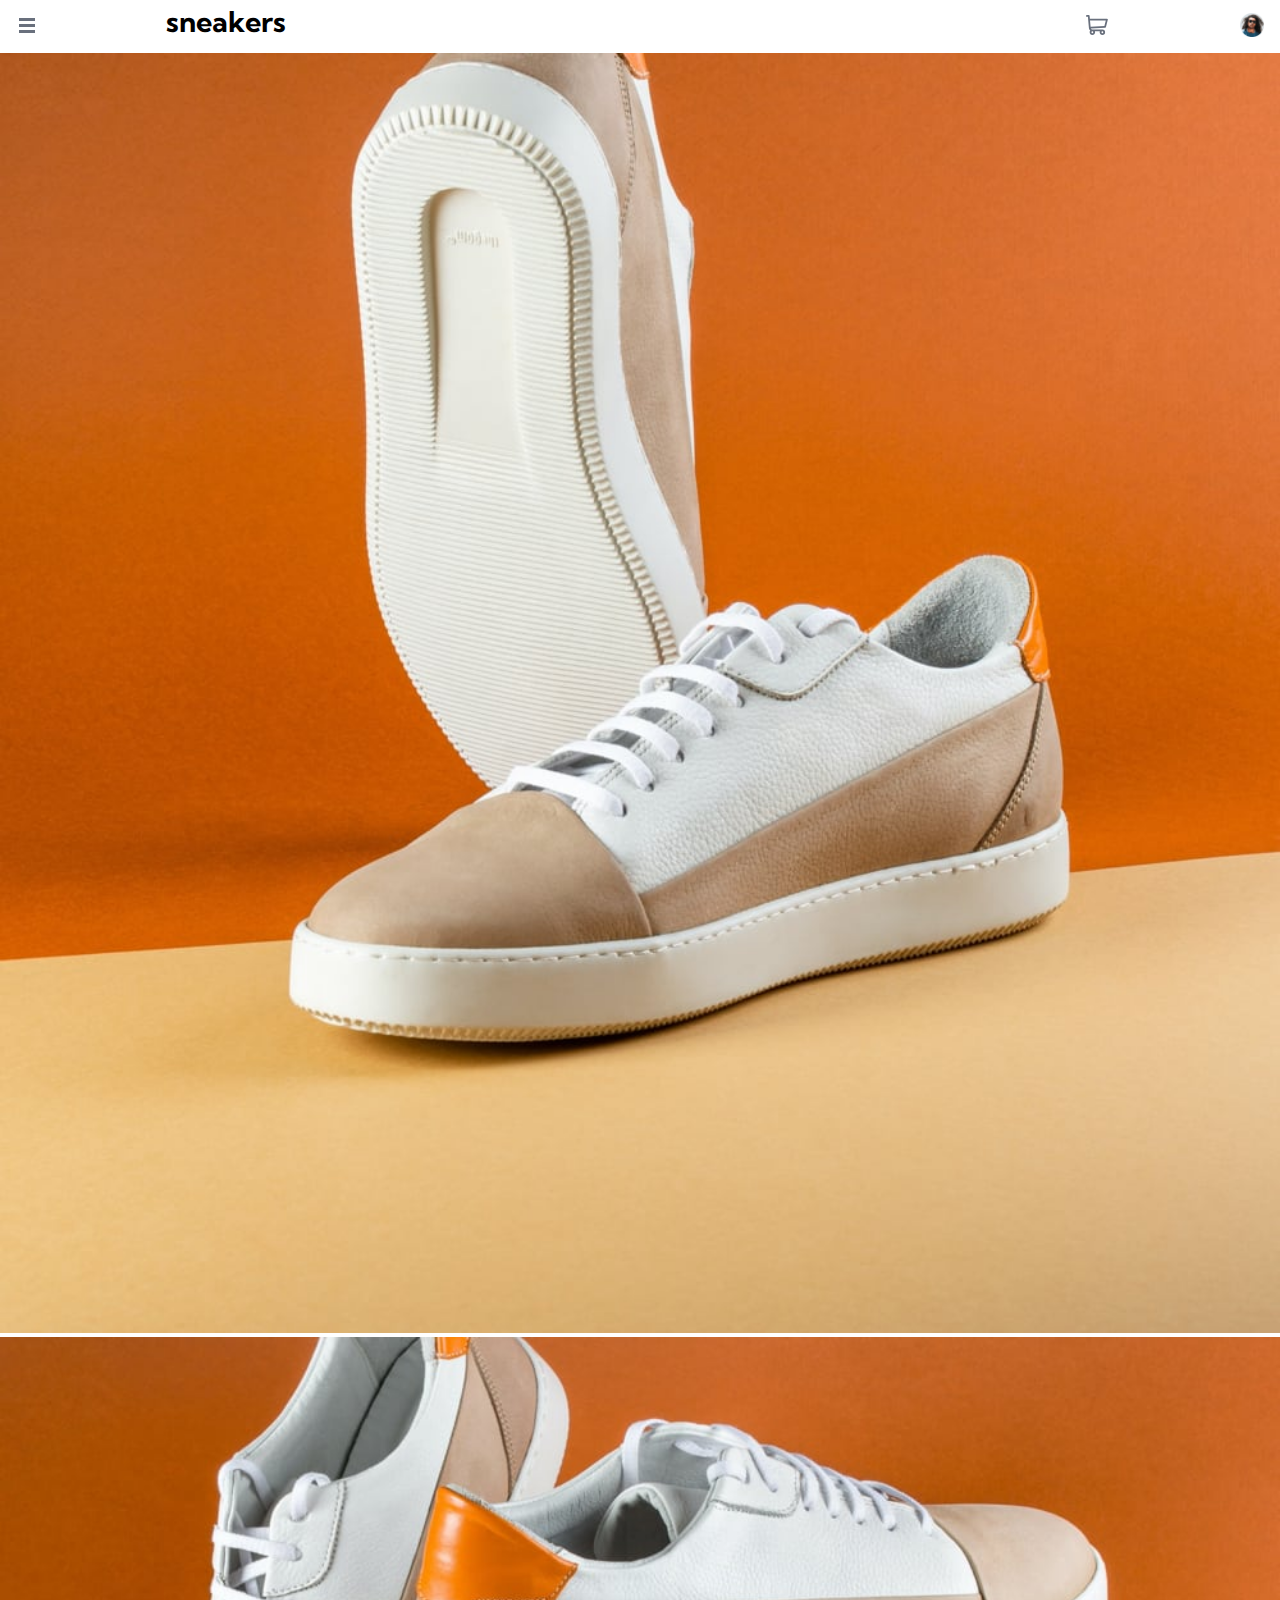
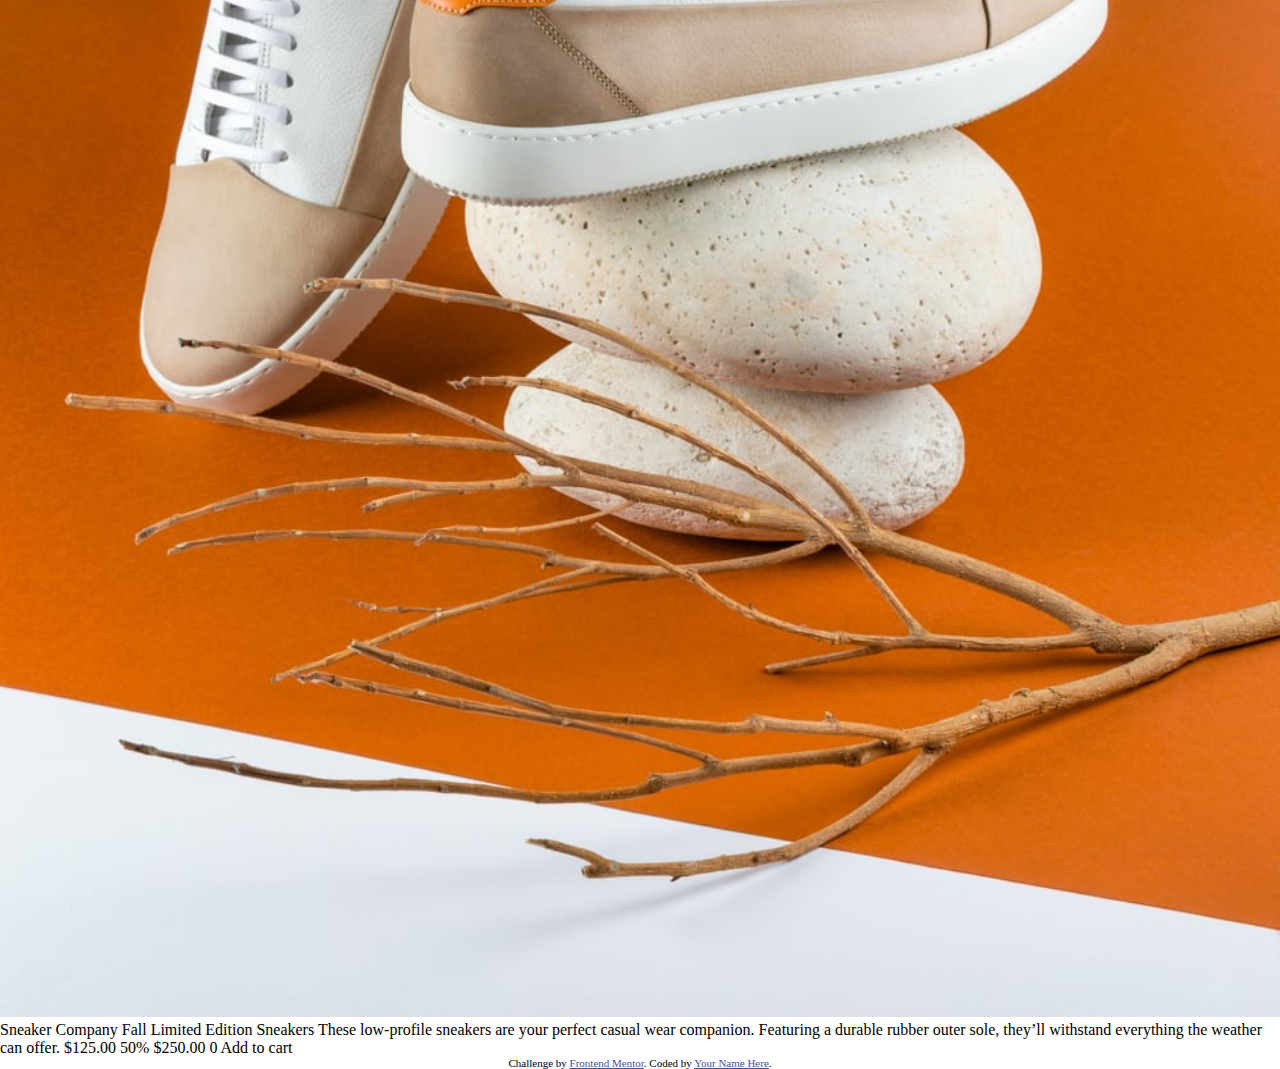
<file: index.html>
<!DOCTYPE html>
<html lang="en">
<head>
  <meta charset="UTF-8">
  <meta name="viewport" content="width=device-width, initial-scale=1.0"> <!-- displays site properly based on user's device -->

  <link rel="icon" type="image/png" sizes="32x32" href="/images/favicon-32x32.png">
  <link rel="stylesheet" href="/style/test.css">
  <link rel="preconnect" href="https://fonts.googleapis.com">
<link rel="preconnect" href="https://fonts.gstatic.com" crossorigin>
<link href="https://fonts.googleapis.com/css2?family=Kumbh+Sans:wght@400;700&display=swap" rel="stylesheet">
  
  <title>Frontend Mentor | E-commerce product page</title>

  <!-- Feel free to remove these styles or customise in your own stylesheet 👍 -->
  <style>
    .attribution { font-size: 11px; text-align: center; }
    .attribution a { color: hsl(228, 45%, 44%); }
  </style>
</head>
<body>
  <div class="navigation hidden">
    <div class="navWrapper">
      <div class="navClose"><img src="/images/icon-close.svg" alt=""></div>
      <ul class="navList">
        <li><a href="/pages/collections.html">Collections</a></li>
        <li><a href="/pages/collections.html">Men</a></li>
        <li><a href="/pages/collections.html">Women</a></li>
        <li><a href="/pages/collections.html">About</a></li>
        <li><a href="/pages/collections.html">Contact</a></li>
      </ul>
    </div>
  </div>
  <div class="cart hidden">
    <div class="cartWrapper">
      <div class="cartHeader"><p>Cart</p></div>
      <div class="cartContainer">
        <div class="itemPriceQuantity"></div>
        <div class="checkout"><button class="checkoutButton">Chechkout</button></div>
      </div>
    </div>
  </div>
  <div class="content">
    <div class="header">
      <button id="mobileNavButton"><img src="/images/icon-menu.svg" alt=""></button>
      <a class="home" href="/index.html"><p>sneakers</p></a>
      <div class="headerSpacer"></div>
      <div class="cartButton hidden"><img src="./images/icon-cart.svg" alt="shopping cart" class="cartImage"></div>
      <div class="memberIcon"><img src="/images/image-avatar.png" alt="your avatar" class="memberImage"></div>
    </div>

    <div class="imageSlider"><img src="/images/image-product-1.jpg" alt="" class="slidingImage"><img src="./images/image-product-2.jpg" alt="" class="slidingImage"></div>
  </div>
  Sneaker Company

  Fall Limited Edition Sneakers

  These low-profile sneakers are your perfect casual wear companion. Featuring a 
  durable rubber outer sole, they’ll withstand everything the weather can offer.

  $125.00
  50%
  $250.00

  0
  Add to cart
  
  <div class="attribution">
    Challenge by <a href="https://www.frontendmentor.io?ref=challenge" target="_blank">Frontend Mentor</a>. 
    Coded by <a href="#">Your Name Here</a>.
  </div>

  <script src="/script/cart.js"></script>
  <script src="/script/mobileNavigation.js"></script>
</body>
</html>
</file>
<file: style/test.css>
body {
  margin: 0;
  padding: 0;
}

body .navigation.shown {
  background-color: rgba(0, 0, 0, 0.75);
  width: 100%;
  height: 200rem;
  margin: 0;
  position: absolute;
  z-index: 1;
}

body .navigation.shown .navWrapper {
  width: 15rem;
  height: 100%;
  background-color: white;
  display: -webkit-box;
  display: -ms-flexbox;
  display: flex;
  -webkit-box-orient: vertical;
  -webkit-box-direction: normal;
      -ms-flex-direction: column;
          flex-direction: column;
}

body .navigation.shown .navClose {
  padding: 0 0 0 1rem;
  height: 3em;
  width: 4em;
  margin: 1em 0 0 1em;
  padding: 0;
  display: -webkit-box;
  display: -ms-flexbox;
  display: flex;
  -webkit-box-pack: left;
      -ms-flex-pack: left;
          justify-content: left;
  -webkit-box-align: start;
      -ms-flex-align: start;
          align-items: flex-start;
}

body .navigation.shown .navList {
  margin: 0;
  list-style-type: none;
  padding: 0 0 0 1rem;
}

body .navigation.shown .navList li {
  font-weight: 700;
  font-family: "Kumbh Sans", sans-serif;
  margin: 0 0 1em 0;
}

body .navigation.shown .navList li a {
  text-decoration: none;
  color: black;
}

body .navigation.hidden {
  display: none;
}

body .cart.hidden {
  display: none;
}

body .cart.shown {
  width: 20rem;
  height: 16rem;
  background-color: white;
  border-radius: 1rem;
  position: absolute;
  margin: 4em 10% 0 5%;
}

body .cart.shown .cartWrapper {
  width: 100%;
  height: 100%;
  display: -webkit-box;
  display: -ms-flexbox;
  display: flex;
  -webkit-box-orient: vertical;
  -webkit-box-direction: normal;
      -ms-flex-direction: column;
          flex-direction: column;
}

body .cart.shown .cartWrapper .cartHeader {
  height: 4rem;
  width: 100%;
  border-bottom: 0.064rem solid #f7f8fd;
}

body .cart.shown .cartWrapper .cartHeader p {
  font-family: "Kumbh Sans", sans-serif;
  font-weight: 700;
  font-size: 1em;
  margin: 1.5rem 0 0 1rem;
}

body .cart.shown .cartWrapper .cartContainer {
  height: 16rem;
  width: 100%;
}

body .cart.shown .cartWrapper .cartContainer .itemPriceQuantity {
  height: 50%;
  width: 100%;
}

body .cart.shown .cartWrapper .cartContainer .checkout {
  display: -webkit-box;
  display: -ms-flexbox;
  display: flex;
  -webkit-box-pack: center;
      -ms-flex-pack: center;
          justify-content: center;
  -webkit-box-align: center;
      -ms-flex-align: center;
          align-items: center;
  height: 50%;
  width: 100%;
}

body .cart.shown .cartWrapper .cartContainer .checkout .checkoutButton {
  width: 80%;
  height: 50%;
  border: none;
  border-radius: .5rem;
  background-color: #ff7d1a;
  font-family: "Kumbh Sans", sans-serif;
  font-weight: 700;
  font-size: .8em;
  color: white;
}

body .content .header {
  display: -webkit-box;
  display: -ms-flexbox;
  display: flex;
  -webkit-box-align: center;
      -ms-flex-align: center;
          align-items: center;
  -webkit-box-pack: justify;
      -ms-flex-pack: justify;
          justify-content: space-between;
}

body .content .header #mobileNavButton {
  height: 4em;
  width: 4em;
  border: none;
  background: none;
}

body .content .header #mobileNavButton div {
  width: 1em;
  height: 0.2em;
  background-color: #68707d;
  margin: 0.2em 0 0 1em;
}

body .content .header .home {
  display: inherit;
  -webkit-box-pack: center;
      -ms-flex-pack: center;
          justify-content: center;
  -webkit-box-align: center;
      -ms-flex-align: center;
          align-items: center;
  margin: 0 0 0.7em 0;
  height: 2em;
  text-decoration: none;
}

body .content .header .home p {
  font-family: "Kumbh Sans", sans-serif;
  font-weight: 700;
  color: black;
  font-size: 1.8em;
  margin: 0;
}

body .content .header .headerSpacer {
  width: 45%;
}

body .content .header .cart {
  display: inline-block;
  margin: 0;
}

body .content .header .memberIcon {
  display: inline-block;
  margin: 0 1em 0 1.2em;
}

body .content .header .memberIcon img {
  height: 1.5em;
}

body .content .imageSlider {
  width: 100%;
  height: 100%;
}

body .content .imageSlider img {
  width: 100%;
  display: inline-block;
}
/*# sourceMappingURL=test.css.map */
</file>
